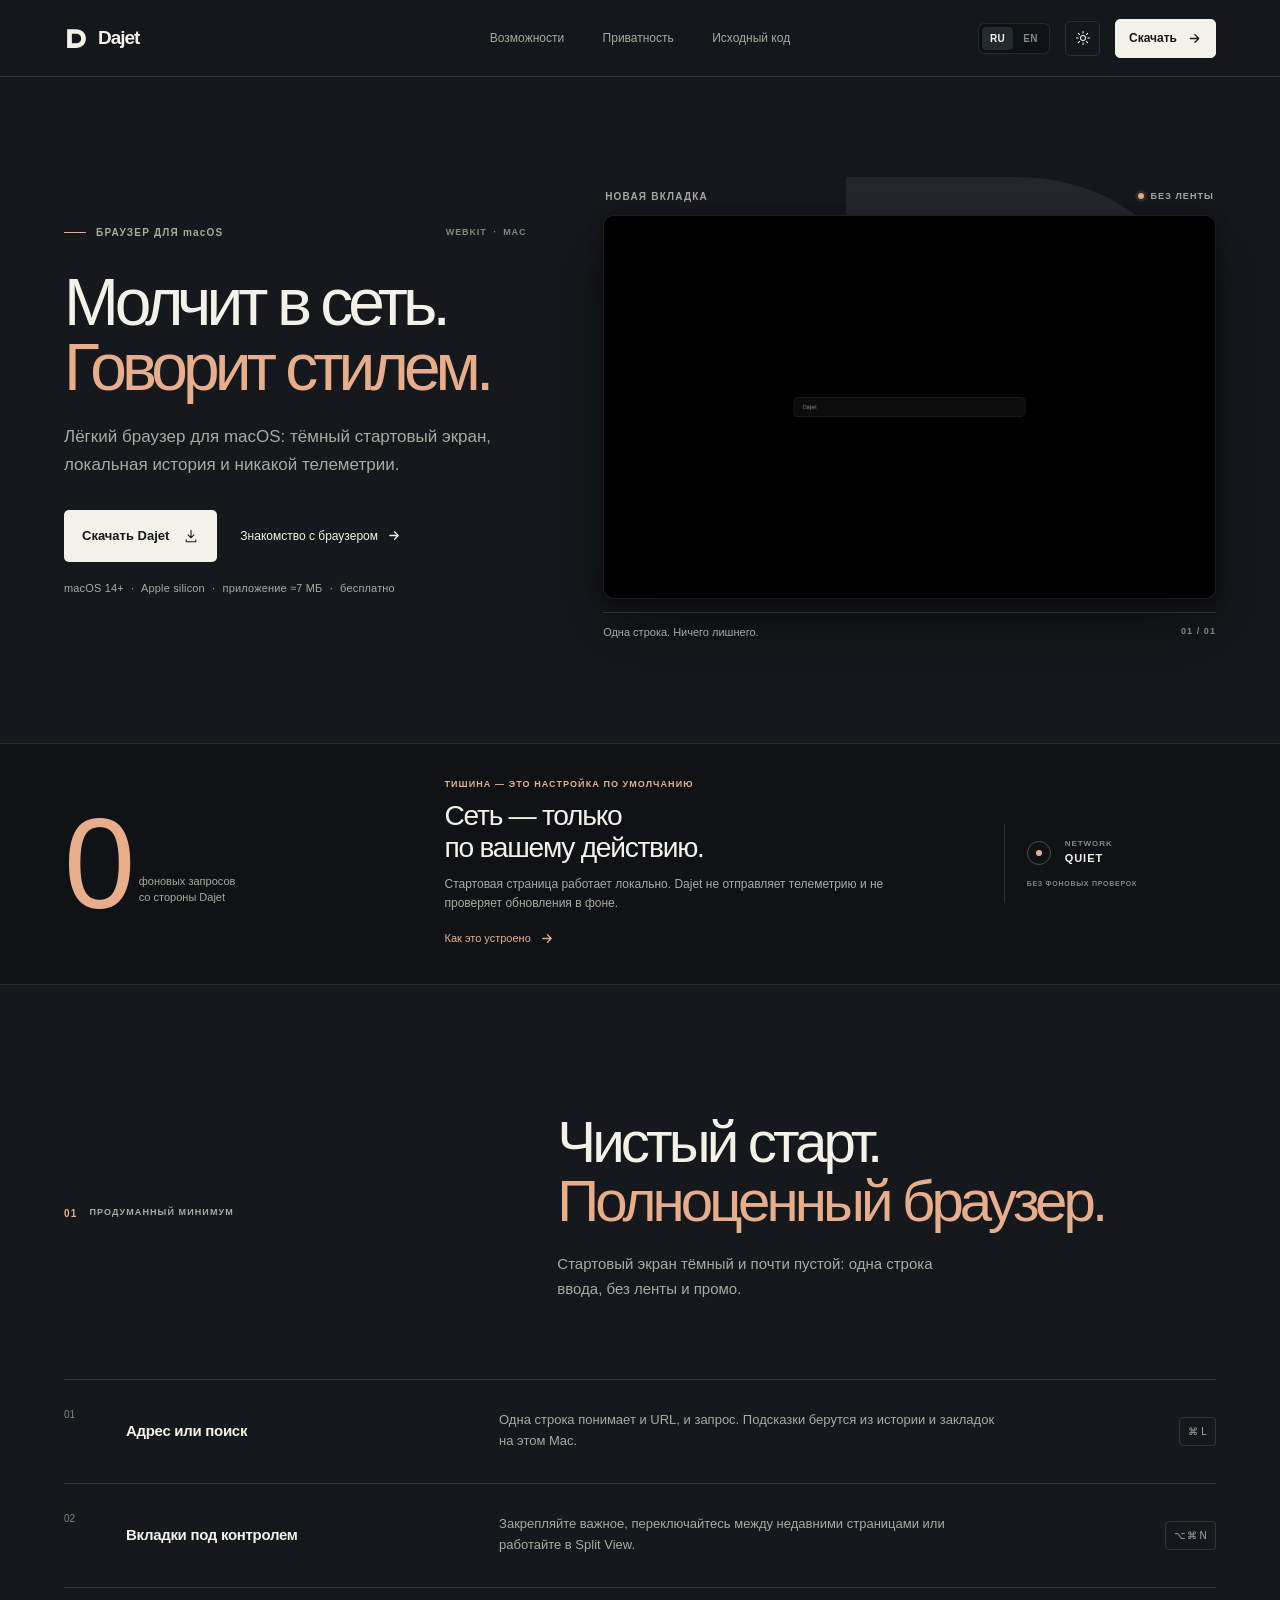
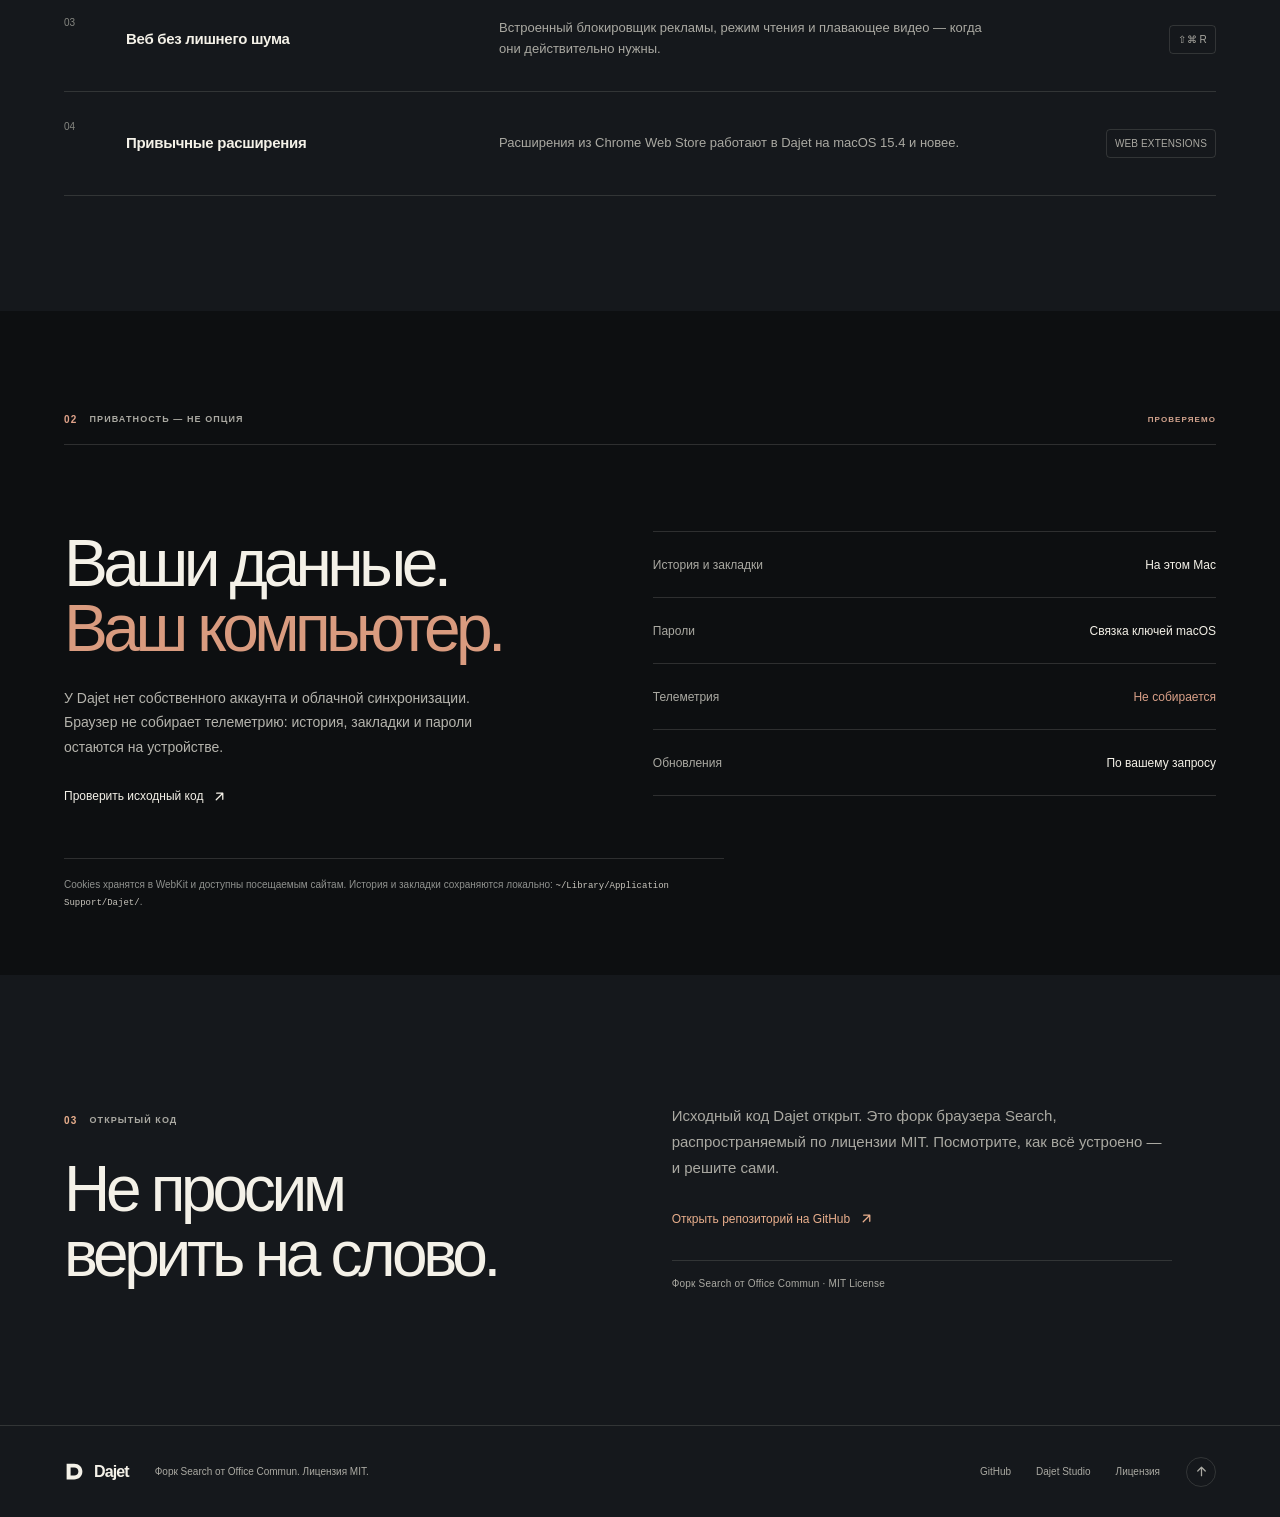
<file: docs/index.html>
<!doctype html>
<html lang="ru" data-locale="ru" data-theme="dark">
<head>
  <meta charset="utf-8">
  <meta name="viewport" content="width=device-width, initial-scale=1">
  <meta name="theme-color" content="#15181c">
  <meta name="description" content="Лёгкий браузер для macOS. Тёмный стартовый экран, локальная история и никакой телеметрии.">
  <meta name="color-scheme" content="dark light">

  <title>Dajet — браузер для тихого интернета</title>
  <link rel="canonical" href="https://bro.dajet.ru/">
  <link rel="icon" type="image/svg+xml" href="assets/mark.svg">
  <link rel="stylesheet" href="style.css">

  <meta property="og:type" content="website">
  <meta property="og:site_name" content="Dajet">
  <meta property="og:title" content="Dajet — браузер для тихого интернета">
  <meta property="og:description" content="Лёгкий браузер для macOS. Тёмный стартовый экран, локальная история и никакой телеметрии.">
  <meta property="og:url" content="https://bro.dajet.ru/">
  <meta property="og:locale" content="ru_RU">
  <meta property="og:locale:alternate" content="en_US">
  <meta property="og:image" content="https://bro.dajet.ru/assets/og-image.png">
  <meta property="og:image:alt" content="Dajet: тёмный браузерный экран, локальная история и минимальный интерфейс.">
  <meta property="og:image:width" content="1200">
  <meta property="og:image:height" content="630">

  <meta name="twitter:card" content="summary_large_image">
  <meta name="twitter:title" content="Dajet — браузер для тихого интернета">
  <meta name="twitter:description" content="Лёгкий браузер для macOS. Тёмный стартовый экран, локальная история и никакой телеметрии.">
  <meta name="twitter:image" content="https://bro.dajet.ru/assets/og-image.png">
</head>
<body>
  <a class="skip-link" href="#main">
    <span data-copy="ru">К содержимому</span>
    <span data-copy="en">Skip to content</span>
  </a>

  <header class="site-header">
    <nav class="navigation page-width" aria-label="Основная навигация">
      <a class="brand" href="#top" aria-label="Dajet — на главную">
        <svg class="brand-mark" viewBox="0 0 100 100" aria-hidden="true">
          <path fill="currentColor" fill-rule="evenodd" d="M12.5 12.5H48C71.2 12.5 87.5 27.4 87.5 50S71.2 87.5 48 87.5H12.5V12.5Zm19 18.5v38H48c11.9 0 20.5-6.4 20.5-19S59.9 31 48 31H31.5Z"/>
        </svg>
        <span class="brand-name">Dajet</span>
      </a>

      <div class="nav-links">
        <a href="#features"><span data-copy="ru">Возможности</span><span data-copy="en">Features</span></a>
        <a href="#privacy"><span data-copy="ru">Приватность</span><span data-copy="en">Privacy</span></a>
        <a href="#open-source"><span data-copy="ru">Исходный код</span><span data-copy="en">Open source</span></a>
      </div>

      <div class="nav-actions">
        <div class="locale-switch" data-locale-switch role="group" aria-label="Выбрать язык">
          <button type="button" data-locale-choice="ru" aria-pressed="true">RU</button>
          <button type="button" data-locale-choice="en" aria-pressed="false">EN</button>
        </div>
        <button class="theme-toggle" type="button" data-theme-toggle aria-label="Переключить на светлую тему" title="Переключить на светлую тему">
          <svg viewBox="0 0 20 20" aria-hidden="true">
            <g class="theme-sun"><circle cx="10" cy="10" r="3.1"/><path d="M10 1.8v2.1m0 12.2v2.1M1.8 10h2.1m12.2 0h2.1M4.2 4.2l1.5 1.5m8.6 8.6 1.5 1.5m0-11.6-1.5 1.5m-8.6 8.6-1.5 1.5"/></g>
            <path class="theme-moon" d="M16.8 12.4A7.2 7.2 0 0 1 7.6 3.2a7.3 7.3 0 1 0 9.2 9.2Z"/>
          </svg>
        </button>
        <a class="nav-download" href="https://github.com/bestdeejay-design/dajet-browser/releases/latest/download/Dajet.dmg">
          <span data-copy="ru">Скачать</span>
          <span data-copy="en">Download</span>
          <svg viewBox="0 0 16 16" aria-hidden="true"><path d="M3.5 8h9m-4-4 4 4-4 4"/></svg>
        </a>
      </div>
    </nav>
  </header>

  <main id="main">
    <section class="hero page-width" id="top" aria-labelledby="hero-title">
      <div class="hero-copy">
        <div class="eyebrow hero-eyebrow">
          <span class="eyebrow-rule" aria-hidden="true"></span>
          <span data-copy="ru">БРАУЗЕР ДЛЯ macOS</span>
          <span data-copy="en">A BROWSER FOR macOS</span>
          <span class="eyebrow-note">WEBKIT&nbsp; · &nbsp;MAC</span>
        </div>

        <h1 id="hero-title">
          <span data-copy="ru">Молчит в сеть.<br><em>Говорит стилем.</em></span>
          <span data-copy="en">Silence,<br><em>styled.</em></span>
        </h1>

        <p class="hero-description">
          <span data-copy="ru">Лёгкий браузер для macOS: тёмный стартовый экран, локальная история и никакой телеметрии.</span>
          <span data-copy="en">A lighter browser for macOS: a dark start page, local history, and no telemetry.</span>
        </p>

        <div class="hero-actions">
          <a class="button button-primary" href="https://github.com/bestdeejay-design/dajet-browser/releases/latest/download/Dajet.dmg">
            <span data-copy="ru">Скачать Dajet</span>
            <span data-copy="en">Download Dajet</span>
            <svg viewBox="0 0 20 20" aria-hidden="true"><path d="M10 2.75v9.5m0 0 3.6-3.6M10 12.25l-3.6-3.6M4 14.75v2.5h12v-2.5"/></svg>
          </a>
          <a class="text-link" href="#features">
            <span data-copy="ru">Знакомство с браузером</span>
            <span data-copy="en">Meet the browser</span>
            <svg viewBox="0 0 16 16" aria-hidden="true"><path d="M3 8h9m-4-4 4 4-4 4"/></svg>
          </a>
        </div>

        <p class="hero-meta">
          <span data-copy="ru">macOS 14+ <i aria-hidden="true">·</i> Apple silicon <i aria-hidden="true">·</i> приложение ≈7 МБ <i aria-hidden="true">·</i> бесплатно</span>
          <span data-copy="en">macOS 14+ <i aria-hidden="true">·</i> Apple silicon <i aria-hidden="true">·</i> app ~7 MB <i aria-hidden="true">·</i> free</span>
        </p>
      </div>

      <figure class="product-figure">
        <svg class="figure-mark" viewBox="0 0 100 100" aria-hidden="true">
          <path fill="currentColor" fill-rule="evenodd" d="M12.5 12.5H48C71.2 12.5 87.5 27.4 87.5 50S71.2 87.5 48 87.5H12.5V12.5Zm19 18.5v38H48c11.9 0 20.5-6.4 20.5-19S59.9 31 48 31H31.5Z"/>
        </svg>
        <div class="figure-heading">
          <span class="figure-label">
            <span data-copy="ru">НОВАЯ ВКЛАДКА</span>
            <span data-copy="en">A NEW TAB</span>
          </span>
          <span class="figure-status"><span class="status-dot" aria-hidden="true"></span><span data-copy="ru">БЕЗ ЛЕНТЫ</span><span data-copy="en">NO FEED</span></span>
        </div>
        <div class="screen-shell">
          <img
            class="start-screen"
            src="assets/start-screen.png"
            alt="Чёрный стартовый экран Dajet с одной строкой ввода в центре."
            width="1600"
            height="1000"
            fetchpriority="high"
          >
        </div>
        <figcaption class="figure-caption">
          <span data-copy="ru">Одна строка. Ничего лишнего.</span>
          <span data-copy="en">One line. Nothing in the way.</span>
          <span class="caption-index">01 / 01</span>
        </figcaption>
      </figure>
    </section>

    <section class="quiet-proof" aria-labelledby="proof-title">
      <div class="page-width proof-layout">
        <div class="proof-measure">
          <span class="proof-zero">0</span>
          <span class="proof-measure-label">
          <span data-copy="ru">фоновых запросов<br>со стороны Dajet</span>
          <span data-copy="en">background requests<br>by Dajet</span>
          </span>
        </div>
        <div class="proof-explanation">
          <p class="eyebrow"><span data-copy="ru">ТИШИНА — ЭТО НАСТРОЙКА ПО УМОЛЧАНИЮ</span><span data-copy="en">QUIET BY DEFAULT</span></p>
          <h2 id="proof-title">
            <span data-copy="ru">Сеть — только<br>по вашему действию.</span>
            <span data-copy="en">Online, only<br>when you ask.</span>
          </h2>
          <p>
            <span data-copy="ru">Стартовая страница работает локально. Dajet не отправляет телеметрию и не проверяет обновления в фоне.</span>
            <span data-copy="en">The start page is local. Dajet sends no telemetry and never checks for updates in the background.</span>
          </p>
          <a class="text-link proof-link" href="#privacy">
            <span data-copy="ru">Как это устроено</span>
            <span data-copy="en">How it works</span>
            <svg viewBox="0 0 16 16" aria-hidden="true"><path d="M3 8h9m-4-4 4 4-4 4"/></svg>
          </a>
        </div>
        <div class="proof-status" aria-hidden="true">
          <span class="status-ring"><span></span></span>
          <span class="proof-status-title">NETWORK</span>
          <span class="proof-status-value">QUIET</span>
          <span class="proof-status-foot"><span data-copy="ru">БЕЗ ФОНОВЫХ ПРОВЕРОК</span><span data-copy="en">NO BACKGROUND CHECKS</span></span>
        </div>
      </div>
    </section>

    <section class="features page-width" id="features" aria-labelledby="features-title">
      <div class="section-intro">
        <div class="section-index">
          <span class="eyebrow-number">01</span>
          <span data-copy="ru">ПРОДУМАННЫЙ МИНИМУМ</span>
          <span data-copy="en">THE THOUGHTFUL ESSENTIALS</span>
        </div>
        <div class="section-title-group">
          <h2 id="features-title">
            <span data-copy="ru">Чистый старт.<br><em>Полноценный браузер.</em></span>
            <span data-copy="en">A quieter start.<br><em>A full-featured browser.</em></span>
          </h2>
          <p>
            <span data-copy="ru">Стартовый экран тёмный и почти пустой: одна строка ввода, без ленты и промо.</span>
            <span data-copy="en">The start page is dark and deliberately sparse: one input line, no feed or promos.</span>
          </p>
        </div>
      </div>

      <div class="feature-list">
        <article class="feature-row">
          <span class="feature-number">01</span>
          <h3><span data-copy="ru">Адрес или поиск</span><span data-copy="en">Address or search</span></h3>
          <p>
            <span data-copy="ru">Одна строка понимает и URL, и запрос. Подсказки берутся из истории и закладок на этом Mac.</span>
            <span data-copy="en">One line handles URLs and searches. Suggestions come from history and bookmarks on this Mac.</span>
          </p>
          <span class="feature-mark" aria-hidden="true">⌘ L</span>
        </article>
        <article class="feature-row">
          <span class="feature-number">02</span>
          <h3><span data-copy="ru">Вкладки под контролем</span><span data-copy="en">Tabs, your way</span></h3>
          <p>
            <span data-copy="ru">Закрепляйте важное, переключайтесь между недавними страницами или работайте в Split View.</span>
            <span data-copy="en">Pin what matters, revisit recent pages, or put two sites side by side with Split View.</span>
          </p>
          <span class="feature-mark" aria-hidden="true">⌥⌘ N</span>
        </article>
        <article class="feature-row">
          <span class="feature-number">03</span>
          <h3><span data-copy="ru">Веб без лишнего шума</span><span data-copy="en">Less noise on the web</span></h3>
          <p>
            <span data-copy="ru">Встроенный блокировщик рекламы, режим чтения и плавающее видео — когда они действительно нужны.</span>
            <span data-copy="en">An ad blocker, Reader mode, and floating video — ready when you actually need them.</span>
          </p>
          <span class="feature-mark" aria-hidden="true">⇧⌘ R</span>
        </article>
        <article class="feature-row">
          <span class="feature-number">04</span>
          <h3><span data-copy="ru">Привычные расширения</span><span data-copy="en">Your familiar extensions</span></h3>
          <p>
            <span data-copy="ru">Расширения из Chrome Web Store работают в Dajet на macOS 15.4 и новее.</span>
            <span data-copy="en">Chrome Web Store extensions work in Dajet on macOS 15.4 and later.</span>
          </p>
          <span class="feature-mark" aria-hidden="true">WEB EXTENSIONS</span>
        </article>
      </div>
    </section>

    <section class="privacy-section" id="privacy" aria-labelledby="privacy-title">
      <div class="page-width privacy-inner">
        <div class="privacy-overline">
          <span class="eyebrow-number">02</span>
          <span data-copy="ru">ПРИВАТНОСТЬ — НЕ ОПЦИЯ</span>
          <span data-copy="en">PRIVACY ISN’T AN EXTRA</span>
          <span class="privacy-overline-note"><span data-copy="ru">ПРОВЕРЯЕМО</span><span data-copy="en">VERIFIABLE</span></span>
        </div>

        <div class="privacy-grid">
          <div class="privacy-copy">
            <h2 id="privacy-title">
              <span data-copy="ru">Ваши данные.<br><em>Ваш компьютер.</em></span>
              <span data-copy="en">Your data.<br><em>Your Mac.</em></span>
            </h2>
            <p>
              <span data-copy="ru">У Dajet нет собственного аккаунта и облачной синхронизации. Браузер не собирает телеметрию: история, закладки и пароли остаются на устройстве.</span>
              <span data-copy="en">Dajet has no account of its own and no cloud sync. It collects no telemetry: your history, bookmarks, and passwords stay on your device.</span>
            </p>
            <a class="privacy-source-link" href="https://github.com/bestdeejay-design/dajet-browser">
              <span data-copy="ru">Проверить исходный код</span>
              <span data-copy="en">Inspect the source</span>
              <svg viewBox="0 0 16 16" aria-hidden="true"><path d="M4.5 11.5 11.5 4.5M5 4.5h6.5V11"/></svg>
            </a>
          </div>

          <dl class="privacy-ledger">
            <div class="privacy-row">
              <dt><span data-copy="ru">История и закладки</span><span data-copy="en">History & bookmarks</span></dt>
              <dd><span data-copy="ru">На этом Mac</span><span data-copy="en">On this Mac</span></dd>
            </div>
            <div class="privacy-row">
              <dt><span data-copy="ru">Пароли</span><span data-copy="en">Passwords</span></dt>
              <dd><span data-copy="ru">Связка ключей macOS</span><span data-copy="en">macOS Keychain</span></dd>
            </div>
            <div class="privacy-row">
              <dt><span data-copy="ru">Телеметрия</span><span data-copy="en">Telemetry</span></dt>
              <dd class="value-no"><span data-copy="ru">Не собирается</span><span data-copy="en">Not collected</span></dd>
            </div>
            <div class="privacy-row">
              <dt><span data-copy="ru">Обновления</span><span data-copy="en">Updates</span></dt>
              <dd><span data-copy="ru">По вашему запросу</span><span data-copy="en">Only when requested</span></dd>
            </div>
          </dl>
        </div>

        <p class="privacy-footnote">
          <span data-copy="ru">Cookies хранятся в WebKit и доступны посещаемым сайтам. История и закладки сохраняются локально: <code>~/Library/Application Support/Dajet/</code>.</span>
          <span data-copy="en">Cookies live in WebKit and are available to the sites you visit. History and bookmarks are stored locally at <code>~/Library/Application Support/Dajet/</code>.</span>
        </p>
      </div>
    </section>

    <section class="open-source page-width" id="open-source" aria-labelledby="source-title">
      <div class="source-heading">
        <div class="section-index">
          <span class="eyebrow-number">03</span>
          <span data-copy="ru">ОТКРЫТЫЙ КОД</span>
          <span data-copy="en">OPEN SOURCE</span>
        </div>
        <h2 id="source-title">
          <span data-copy="ru">Не просим<br>верить на слово.</span>
          <span data-copy="en">No need<br>to take our word.</span>
        </h2>
      </div>
      <div class="source-copy">
        <p>
          <span data-copy="ru">Исходный код Dajet открыт. Это форк браузера Search, распространяемый по лицензии MIT. Посмотрите, как всё устроено — и решите сами.</span>
          <span data-copy="en">Dajet’s source is open. It’s a fork of Search, released under the MIT License. See how it works, then decide for yourself.</span>
        </p>
        <a class="source-link" href="https://github.com/bestdeejay-design/dajet-browser">
          <span data-copy="ru">Открыть репозиторий на GitHub</span>
          <span data-copy="en">Explore the code on GitHub</span>
          <svg viewBox="0 0 16 16" aria-hidden="true"><path d="M4.5 11.5 11.5 4.5M5 4.5h6.5V11"/></svg>
        </a>
        <p class="source-attribution">
          <span data-copy="ru">Форк Search от Office Commun · MIT License</span>
          <span data-copy="en">Fork of Search by Office Commun · MIT License</span>
        </p>
      </div>
    </section>
  </main>

  <footer class="site-footer">
    <div class="page-width footer-inner">
      <a class="brand footer-brand" href="#top" aria-label="Dajet — на главную">
        <svg class="brand-mark" viewBox="0 0 100 100" aria-hidden="true">
          <path fill="currentColor" fill-rule="evenodd" d="M12.5 12.5H48C71.2 12.5 87.5 27.4 87.5 50S71.2 87.5 48 87.5H12.5V12.5Zm19 18.5v38H48c11.9 0 20.5-6.4 20.5-19S59.9 31 48 31H31.5Z"/>
        </svg>
        <span class="brand-name">Dajet</span>
      </a>
      <p class="footer-legal">
        <span data-copy="ru">Форк Search от Office Commun. Лицензия MIT.</span>
        <span data-copy="en">A fork of Search by Office Commun. MIT License.</span>
      </p>
      <div class="footer-links">
        <a href="https://github.com/bestdeejay-design/dajet-browser">GitHub</a>
        <a href="https://dajet.ru">Dajet Studio</a>
        <a href="https://github.com/bestdeejay-design/dajet-browser/blob/main/LICENSE">
          <span data-copy="ru">Лицензия</span>
          <span data-copy="en">License</span>
        </a>
      </div>
      <a class="back-to-top" href="#top" aria-label="Наверх"><svg viewBox="0 0 16 16" aria-hidden="true"><path d="M8 12.5v-9m0 0-4 4m4-4 4 4"/></svg></a>
    </div>
  </footer>

  <script src="script.js" defer></script>
</body>
</html>
</file>
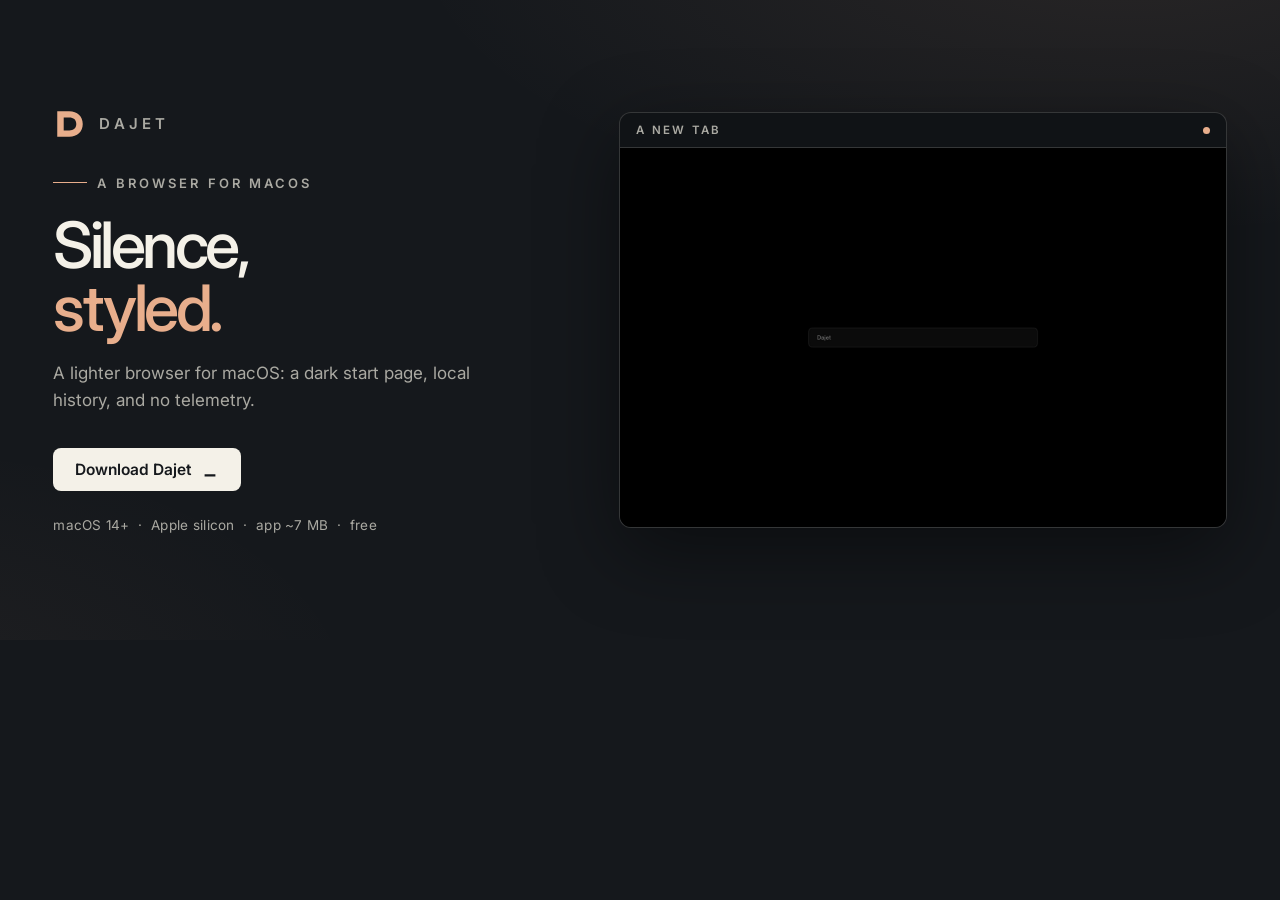
<file: social-preview/hero.html>
<!doctype html>
<html>
<head>
<meta charset="utf-8">
<link rel="preconnect" href="https://fonts.googleapis.com">
<link rel="stylesheet" href="https://fonts.googleapis.com/css2?family=Inter:wght@400;530;600&display=swap">
<style>
  :root {
    --paper: #15181c;
    --paper-deep: #101316;
    --ink: #f4f1e8;
    --muted: #aaa9a2;
    --accent: #e8ae8c;
    --line: rgba(244, 241, 232, 0.16);
  }
  * { margin: 0; padding: 0; box-sizing: border-box; }
  html, body { width: 1280px; height: 640px; overflow: hidden; }
  body {
    font-family: "Inter", -apple-system, "SF Pro Display", "Helvetica Neue", Arial, sans-serif;
    background: var(--paper);
    color: var(--ink);
    -webkit-font-smoothing: antialiased;
  }
  .hero {
    width: 100%;
    height: 100%;
    padding: 40pt;
    display: grid;
    grid-template-columns: minmax(0, 0.92fr) minmax(0, 1.08fr);
    align-items: center;
    gap: 48px;
    background:
      radial-gradient(1200px 500px at 88% -10%, rgba(232, 174, 140, 0.09), transparent 60%),
      radial-gradient(900px 480px at -10% 110%, rgba(232, 174, 140, 0.05), transparent 55%),
      var(--paper);
  }
  .mark {
    display: inline-flex;
    align-items: center;
    gap: 12px;
    color: var(--accent);
    margin-bottom: 34px;
  }
  .mark svg { width: 34px; height: 34px; }
  .mark span {
    font-size: 15px;
    font-weight: 600;
    letter-spacing: 0.28em;
    color: var(--muted);
    text-transform: uppercase;
  }
  .eyebrow {
    display: flex;
    align-items: center;
    gap: 10px;
    color: var(--muted);
    font-size: 13px;
    font-weight: 600;
    letter-spacing: 0.24em;
    text-transform: uppercase;
    margin-bottom: 22px;
  }
  .eyebrow-rule { width: 34px; height: 1px; background: var(--accent); }
  h1 {
    font-size: 64px;
    font-weight: 530;
    letter-spacing: -0.055em;
    line-height: 0.99;
    margin-bottom: 20px;
  }
  h1 em { color: var(--accent); font-style: normal; }
  .description {
    max-width: 440px;
    color: var(--muted);
    font-size: 17px;
    line-height: 1.6;
    margin-bottom: 34px;
  }
  .cta {
    display: inline-flex;
    align-items: center;
    gap: 10px;
    background: var(--ink);
    color: var(--paper);
    font-size: 15.5px;
    font-weight: 600;
    padding: 12px 22px;
    border-radius: 8px;
    text-decoration: none;
  }
  .cta svg { width: 18px; height: 18px; }
  .meta {
    margin-top: 26px;
    color: var(--muted);
    font-size: 13.5px;
    letter-spacing: 0.02em;
  }
  .figure { position: relative; }
  .figure-border {
    border: 1px solid var(--line);
    border-radius: 12px;
    overflow: hidden;
    background: var(--paper-deep);
    box-shadow: 0 24px 80px rgba(0, 0, 0, 0.45);
  }
  .figure-tab {
    display: flex;
    align-items: center;
    justify-content: space-between;
    padding: 10px 16px;
    border-bottom: 1px solid var(--line);
  }
  .figure-tab span {
    font-size: 11.5px;
    font-weight: 600;
    letter-spacing: 0.2em;
    text-transform: uppercase;
    color: var(--muted);
  }
  .dot { width: 7px; height: 7px; border-radius: 50%; background: var(--accent); }
  .figure img { display: block; width: 100%; height: auto; }
</style>
</head>
<body>
  <section class="hero">
    <div>
      <div class="mark">
        <svg viewBox="0 0 100 100" aria-hidden="true">
          <path fill="currentColor" fill-rule="evenodd" d="M12.5 12.5H48C71.2 12.5 87.5 27.4 87.5 50S71.2 87.5 48 87.5H12.5V12.5Zm19 18.5v38H48c11.9 0 20.5-6.4 20.5-19S59.9 31 48 31H31.5Z"/>
        </svg>
        <span>Dajet</span>
      </div>
      <div class="eyebrow">
        <span class="eyebrow-rule" aria-hidden="true"></span>
        <span>A browser for macOS</span>
      </div>
      <h1>Silence,<br><em>styled.</em></h1>
      <p class="description">A lighter browser for macOS: a dark start page, local history, and no telemetry.</p>
      <a class="cta" href="https://bro.dajet.ru/Dajet.dmg">
        Download Dajet
        <svg viewBox="0 0 20 20" aria-hidden="true"><path fill="currentColor" d="M10 2.75v9.5m0 0 3.6-3.6M10 12.25l-3.6-3.6M4 14.75v2.5h12v-2.5"/></svg>
      </a>
      <p class="meta">macOS 14+ &nbsp;·&nbsp; Apple silicon &nbsp;·&nbsp; app ~7 MB &nbsp;·&nbsp; free</p>
    </div>
    <figure class="figure">
      <div class="figure-border">
        <div class="figure-tab">
          <span>A new tab</span>
          <span class="dot" aria-hidden="true"></span>
        </div>
        <img src="../docs/assets/start-screen.png" alt="" width="1600" height="1000">
      </div>
    </figure>
  </section>
</body>
</html>
</file>
<file: docs/style.css>
/* Dajet — a quieter way through the web. */

:root {
  color-scheme: dark;
  --paper: #15181c;
  --paper-deep: #101316;
  --ink: #f4f1e8;
  --muted: #aaa9a2;
  --soft: #858680;
  --line: rgba(244, 241, 232, 0.13);
  --accent: #e8ae8c;
  --night: #0d0f11;
  --chalk: #f4f1e8;
  --night-muted: #aaa9a2;
  --night-line: rgba(244, 241, 232, 0.14);
  --wash: #24282c;
  --screen-border: rgba(244, 241, 232, 0.12);
  --screen-shadow: 0 28px 64px rgba(0, 0, 0, 0.42), 0 4px 13px rgba(0, 0, 0, 0.28);
  --nav-glass: rgba(21, 24, 28, 0.94);
  --control-bg: #101316;
  --control-active: #252a2f;
  --control-line: rgba(244, 241, 232, 0.1);
  --control-shadow: rgba(0, 0, 0, 0.25);
  --status-ring: rgba(232, 174, 140, 0.34);
  --status-wash: rgba(232, 174, 140, 0.11);
  --gutter: clamp(1.25rem, 5vw, 5rem);
  --page-max: 1280px;
  --radius: 8px;
}

html[data-theme="light"] {
  color-scheme: light;
  --paper: #f4f2ee;
  --paper-deep: #eceae4;
  --ink: #171a1e;
  --muted: #6b6c69;
  --soft: #6b6c69;
  --line: #dcdad3;
  --accent: #7a3b26;
  --wash: #e9e6df;
  --screen-border: rgba(27, 27, 25, 0.7);
  --screen-shadow: 0 28px 64px rgba(31, 30, 27, 0.19), 0 4px 13px rgba(31, 30, 27, 0.1);
  --nav-glass: rgba(244, 242, 238, 0.92);
  --control-bg: rgba(23, 26, 30, 0.035);
  --control-active: #f4f2ee;
  --control-line: rgba(23, 26, 30, 0.08);
  --control-shadow: rgba(23, 26, 30, 0.1);
  --status-ring: rgba(122, 59, 38, 0.34);
  --status-wash: rgba(122, 59, 38, 0.11);
}

*,
*::before,
*::after {
  box-sizing: border-box;
}

html {
  scroll-behavior: smooth;
  scroll-padding-top: 92px;
  -webkit-font-smoothing: antialiased;
  -moz-osx-font-smoothing: grayscale;
  text-rendering: optimizeLegibility;
}

body {
  min-width: 320px;
  margin: 0;
  background: var(--paper);
  color: var(--ink);
  font-family: -apple-system, BlinkMacSystemFont, "SF Pro Display", "Helvetica Neue", Arial, sans-serif;
  font-size: 16px;
  line-height: 1.5;
  transition: background-color 220ms ease, color 220ms ease;
}

button,
a {
  color: inherit;
  font: inherit;
}

a {
  text-decoration: none;
}

button {
  -webkit-tap-highlight-color: transparent;
}

svg {
  display: block;
}

.page-width {
  width: min(calc(100% - var(--gutter) * 2), var(--page-max));
  margin-inline: auto;
}

[data-copy="en"] {
  display: none;
}

html[data-locale="en"] [data-copy="ru"] {
  display: none;
}

html[data-locale="en"] [data-copy="en"] {
  display: inline;
}

.skip-link {
  position: fixed;
  z-index: 1000;
  top: 12px;
  left: 12px;
  padding: 10px 14px;
  transform: translateY(-160%);
  border-radius: 5px;
  background: var(--ink);
  color: var(--paper);
  font-size: 14px;
}

.skip-link:focus {
  transform: translateY(0);
}

:focus-visible {
  outline: 2px solid var(--accent);
  outline-offset: 4px;
}

/* Header */
.site-header {
  position: sticky;
  z-index: 50;
  top: 0;
  border-bottom: 1px solid var(--line);
  background: var(--nav-glass);
  -webkit-backdrop-filter: blur(18px);
  backdrop-filter: blur(18px);
}

.navigation {
  display: grid;
  grid-template-columns: 1fr auto 1fr;
  align-items: center;
  gap: 24px;
  height: 76px;
}

.brand {
  display: inline-flex;
  width: fit-content;
  align-items: center;
  gap: 9px;
  color: var(--ink);
}

.brand-mark {
  width: 25px;
  height: 25px;
  flex: none;
}

.brand-name {
  font-size: 19px;
  font-weight: 620;
  letter-spacing: -0.055em;
}

.nav-links {
  display: flex;
  align-items: center;
  gap: clamp(20px, 3vw, 42px);
}

.nav-links a {
  color: var(--muted);
  font-size: 12px;
  font-weight: 480;
  transition: color 180ms ease;
}

.nav-links a:hover,
.footer-links a:hover {
  color: var(--accent);
}

.nav-actions {
  display: flex;
  align-items: center;
  justify-self: end;
  gap: 15px;
}

.theme-toggle {
  display: grid;
  width: 35px;
  height: 35px;
  flex: none;
  place-items: center;
  padding: 0;
  border: 1px solid var(--control-line);
  border-radius: 5px;
  background: transparent;
  color: var(--ink);
  cursor: pointer;
  transition: border-color 180ms ease, background-color 180ms ease, color 180ms ease;
}

.theme-toggle:hover {
  border-color: var(--accent);
  background: var(--control-bg);
  color: var(--accent);
}

.theme-toggle svg {
  width: 16px;
  height: 16px;
  fill: none;
  stroke: currentColor;
  stroke-linecap: round;
  stroke-linejoin: round;
  stroke-width: 1.3;
}

html[data-theme="dark"] .theme-moon,
html[data-theme="light"] .theme-sun {
  display: none;
}

.locale-switch {
  display: flex;
  align-items: center;
  gap: 2px;
  padding: 3px;
  border: 1px solid var(--control-line);
  border-radius: 6px;
  background: var(--control-bg);
}

.locale-switch button {
  min-width: 31px;
  padding: 4px 6px;
  border: 0;
  border-radius: 4px;
  background: transparent;
  color: var(--soft);
  cursor: pointer;
  font-size: 10px;
  font-weight: 650;
  letter-spacing: 0.04em;
  transition: background-color 160ms ease, color 160ms ease;
}

.locale-switch button[aria-pressed="true"] {
  background: var(--control-active);
  color: var(--ink);
  box-shadow: 0 1px 3px var(--control-shadow);
}

.nav-download {
  display: inline-flex;
  min-height: 39px;
  align-items: center;
  justify-content: center;
  gap: 10px;
  padding: 0 13px;
  border: 1px solid var(--ink);
  border-radius: 5px;
  background: var(--ink);
  color: var(--paper);
  font-size: 12px;
  font-weight: 550;
  transition: background-color 180ms ease, color 180ms ease, transform 180ms ease;
}

.nav-download svg,
.button svg,
.text-link svg,
.privacy-source-link svg,
.source-link svg,
.back-to-top svg {
  width: 15px;
  height: 15px;
  fill: none;
  stroke: currentColor;
  stroke-linecap: round;
  stroke-linejoin: round;
  stroke-width: 1.35;
}

.nav-download:hover {
  transform: translateY(-1px);
  background: transparent;
  color: var(--ink);
}

/* Hero */
.hero {
  display: grid;
  grid-template-columns: minmax(0, 0.86fr) minmax(0, 1.14fr);
  align-items: center;
  gap: clamp(3rem, 6vw, 6.8rem);
  padding-block: clamp(5rem, 8.2vw, 7.6rem) clamp(4.8rem, 8vw, 7rem);
}

.hero-copy {
  position: relative;
  z-index: 1;
  max-width: 570px;
}

.eyebrow,
.eyebrow-number,
.section-index,
.figure-label,
.figure-status,
.caption-index,
.privacy-overline,
.proof-status-title,
.proof-status-foot {
  font-size: 10px;
  font-weight: 560;
  letter-spacing: 0.12em;
  line-height: 1.3;
}

.hero-eyebrow {
  display: flex;
  align-items: center;
  gap: 10px;
  color: var(--muted);
}

.eyebrow-rule {
  width: 22px;
  height: 1px;
  background: var(--accent);
}

.eyebrow-note {
  margin-left: auto;
  color: var(--soft);
  font-size: 9px;
  letter-spacing: 0.095em;
  white-space: nowrap;
}

.hero h1 {
  margin: 31px 0 22px;
  font-size: clamp(3.45rem, 5.15vw, 4.65rem);
  font-weight: 530;
  letter-spacing: -0.075em;
  line-height: 0.99;
}

.hero h1 em,
.section-title-group h2 em,
.privacy-copy h2 em {
  color: var(--accent);
  font-style: normal;
  font-weight: inherit;
}

.hero-description {
  max-width: 430px;
  margin: 0;
  color: var(--muted);
  font-size: 17px;
  line-height: 1.65;
}

.hero-actions {
  display: flex;
  flex-wrap: wrap;
  align-items: center;
  gap: 23px;
  margin-top: 31px;
}

.button {
  display: inline-flex;
  min-height: 52px;
  align-items: center;
  justify-content: center;
  gap: 14px;
  padding: 0 17px;
  border: 1px solid transparent;
  border-radius: 5px;
  font-size: 13px;
  font-weight: 550;
  transition: background-color 180ms ease, color 180ms ease, box-shadow 180ms ease, transform 180ms ease;
}

.button-primary {
  background: var(--ink);
  color: var(--paper);
}

.button-primary svg {
  width: 16px;
  height: 16px;
}

.button-primary:hover {
  transform: translateY(-2px);
  background: var(--accent);
  box-shadow: 0 7px 20px rgba(122, 59, 38, 0.16);
}

.text-link {
  display: inline-flex;
  align-items: center;
  gap: 9px;
  color: var(--ink);
  font-size: 12px;
  font-weight: 540;
}

.text-link svg,
.privacy-source-link svg,
.source-link svg {
  transition: transform 180ms ease;
}

.text-link:hover svg,
.privacy-source-link:hover svg,
.source-link:hover svg {
  transform: translateX(3px);
}

.hero-meta {
  margin: 18px 0 0;
  color: var(--muted);
  font-size: 11px;
  letter-spacing: 0.015em;
}

.hero-meta i {
  margin-inline: 4px;
  color: #b2afa7;
  font-style: normal;
}

.product-figure {
  position: relative;
  min-width: 0;
  margin: 0;
  padding-top: 8px;
}

.figure-mark {
  position: absolute;
  z-index: 0;
  top: -14%;
  right: -7%;
  width: min(77%, 480px);
  height: auto;
  color: var(--wash);
  pointer-events: none;
}

.figure-heading,
.figure-caption {
  position: relative;
  z-index: 1;
  display: flex;
  align-items: center;
  justify-content: space-between;
}

.figure-heading {
  margin: 0 2px 12px;
  color: var(--muted);
}

.figure-status {
  display: inline-flex;
  align-items: center;
  gap: 7px;
  color: var(--muted);
  font-size: 9px;
}

.status-dot {
  width: 6px;
  height: 6px;
  border-radius: 50%;
  background: var(--accent);
  box-shadow: 0 0 0 3px var(--status-wash);
}

.screen-shell {
  position: relative;
  z-index: 1;
  overflow: hidden;
  border: 1px solid var(--screen-border);
  border-radius: 11px;
  background: #000;
  box-shadow: var(--screen-shadow);
}

.start-screen {
  display: block;
  width: 100%;
  height: auto;
  aspect-ratio: 8 / 5;
  object-fit: cover;
  filter: brightness(1.12);
}

.figure-caption {
  gap: 12px;
  margin-top: 13px;
  padding-top: 11px;
  border-top: 1px solid var(--line);
  color: var(--muted);
  font-size: 11px;
}

.caption-index {
  color: var(--soft);
  font-size: 9px;
  white-space: nowrap;
}

/* A proof point, not a row of marketing claims. */
.quiet-proof {
  border-block: 1px solid var(--line);
  background: var(--paper-deep);
}

.proof-layout {
  display: grid;
  grid-template-columns: minmax(220px, 0.92fr) minmax(360px, 1.45fr) minmax(155px, 0.63fr);
  align-items: center;
  gap: clamp(2rem, 5.5vw, 6rem);
  min-height: 230px;
  padding-block: 35px;
}

.proof-measure {
  display: flex;
  align-items: flex-end;
  gap: 17px;
}

.proof-zero {
  color: var(--accent);
  font-size: clamp(6.5rem, 10vw, 9rem);
  font-weight: 390;
  letter-spacing: -0.105em;
  line-height: 0.72;
}

.proof-measure-label {
  padding-bottom: 4px;
  color: var(--muted);
  font-size: 11px;
  line-height: 1.45;
}

.proof-explanation .eyebrow {
  margin: 0 0 10px;
  color: var(--accent);
  font-size: 9px;
}

.proof-explanation h2 {
  margin: 0;
  font-size: clamp(1.45rem, 2.2vw, 1.9rem);
  font-weight: 520;
  letter-spacing: -0.045em;
  line-height: 1.13;
}

.proof-explanation > p:not(.eyebrow) {
  max-width: 480px;
  margin: 11px 0 12px;
  color: var(--muted);
  font-size: 12px;
  line-height: 1.6;
}

.proof-link {
  color: var(--accent);
  font-size: 11px;
}

.proof-status {
  display: grid;
  grid-template-columns: 28px 1fr;
  align-items: center;
  justify-self: end;
  column-gap: 10px;
  width: 100%;
  padding: 15px 0 15px 22px;
  border-left: 1px solid var(--line);
}

.status-ring {
  display: grid;
  width: 24px;
  height: 24px;
  grid-row: span 2;
  place-items: center;
  border: 1px solid var(--status-ring);
  border-radius: 50%;
}

.status-ring span {
  width: 6px;
  height: 6px;
  border-radius: 50%;
  background: var(--accent);
}

.proof-status-title {
  color: var(--soft);
  font-size: 8px;
}

.proof-status-value {
  color: var(--ink);
  font-size: 11px;
  font-weight: 630;
  letter-spacing: 0.09em;
}

.proof-status-foot {
  grid-column: 1 / -1;
  margin-top: 13px;
  color: var(--soft);
  font-size: 7px;
  letter-spacing: 0.105em;
}

/* Features */
.features {
  padding-block: clamp(5.5rem, 10vw, 9rem) clamp(5.75rem, 9vw, 8rem);
}

.section-intro {
  display: grid;
  grid-template-columns: minmax(175px, 0.76fr) minmax(0, 1.24fr);
  gap: clamp(2.5rem, 7vw, 7rem);
  margin-bottom: clamp(3rem, 6vw, 5rem);
}

.section-index {
  display: flex;
  align-items: center;
  gap: 12px;
  padding-top: 11px;
  color: var(--muted);
  font-size: 9px;
}

.eyebrow-number {
  color: var(--accent);
  font-variant-numeric: tabular-nums;
  font-size: 10px;
}

.section-title-group h2,
.source-heading h2 {
  margin: 0;
  font-size: clamp(2.65rem, 4.55vw, 4.45rem);
  font-weight: 500;
  letter-spacing: -0.067em;
  line-height: 1.01;
}

.section-title-group p {
  max-width: 400px;
  margin: 20px 0 0;
  color: var(--muted);
  font-size: 15px;
  line-height: 1.7;
}

.feature-list {
  border-top: 1px solid var(--line);
}

.feature-row {
  display: grid;
  grid-template-columns: 42px minmax(185px, 0.72fr) minmax(260px, 1.25fr) 84px;
  align-items: center;
  gap: 20px;
  min-height: 104px;
  padding-block: 22px;
  border-bottom: 1px solid var(--line);
}

.feature-number {
  align-self: start;
  padding-top: 5px;
  color: var(--soft);
  font-size: 10px;
  font-variant-numeric: tabular-nums;
}

.feature-row h3 {
  margin: 0;
  font-size: 15px;
  font-weight: 560;
  letter-spacing: -0.02em;
}

.feature-row p {
  max-width: 500px;
  margin: 0;
  color: var(--muted);
  font-size: 13px;
  line-height: 1.6;
}

.feature-mark {
  justify-self: end;
  padding: 6px 8px;
  border: 1px solid var(--line);
  border-radius: 4px;
  color: var(--muted);
  font-size: 10px;
  letter-spacing: 0.015em;
  white-space: nowrap;
}

/* Privacy — the visual counterpoint to the warm, quiet canvas. */
.privacy-section {
  overflow: hidden;
  background: var(--night);
  color: var(--chalk);
}

.privacy-inner {
  padding-block: clamp(4.5rem, 8vw, 7rem) clamp(3rem, 5vw, 4.25rem);
}

.privacy-overline {
  display: flex;
  align-items: center;
  gap: 12px;
  padding-bottom: 18px;
  border-bottom: 1px solid var(--night-line);
  color: var(--night-muted);
  font-size: 9px;
}

.privacy-overline .eyebrow-number {
  color: #e0a38a;
}

.privacy-overline-note {
  margin-left: auto;
  color: #d4a58f;
  font-size: 8px;
}

.privacy-grid {
  display: grid;
  grid-template-columns: minmax(0, 0.9fr) minmax(0, 1.1fr);
  gap: clamp(3.5rem, 10vw, 10rem);
  align-items: start;
  padding-block: clamp(3.5rem, 6.7vw, 6rem) clamp(2.5rem, 4vw, 3.5rem);
}

.privacy-copy h2 {
  margin: 0;
  font-size: clamp(2.9rem, 5.15vw, 5rem);
  font-weight: 470;
  letter-spacing: -0.07em;
  line-height: 0.99;
}

.privacy-copy h2 em {
  color: #d99b7f;
}

.privacy-copy > p {
  max-width: 450px;
  margin: 24px 0 24px;
  color: #b5b4ad;
  font-size: 14px;
  line-height: 1.75;
}

.privacy-source-link,
.source-link {
  display: inline-flex;
  align-items: center;
  gap: 9px;
  color: var(--chalk);
  font-size: 12px;
  font-weight: 540;
}

.privacy-source-link:hover,
.source-link:hover {
  color: #e7b69f;
}

.privacy-ledger {
  margin: 0;
  border-top: 1px solid var(--night-line);
}

.privacy-row {
  display: flex;
  min-height: 66px;
  align-items: center;
  justify-content: space-between;
  gap: 18px;
  border-bottom: 1px solid var(--night-line);
}

.privacy-row dt,
.privacy-row dd {
  margin: 0;
  font-size: 12px;
}

.privacy-row dt {
  color: var(--night-muted);
}

.privacy-row dd {
  color: var(--chalk);
  font-weight: 510;
  text-align: right;
}

.privacy-row .value-no {
  color: #d9a088;
}

.privacy-footnote {
  max-width: 660px;
  margin: 0;
  padding-top: 18px;
  border-top: 1px solid var(--night-line);
  color: #8f918e;
  font-size: 10px;
  line-height: 1.65;
}

.privacy-footnote code {
  color: #c7c4bc;
  font-family: ui-monospace, "SFMono-Regular", Menlo, monospace;
  font-size: 0.9em;
  overflow-wrap: anywhere;
}

/* Open source and closing details */
.open-source {
  display: grid;
  grid-template-columns: minmax(0, 0.95fr) minmax(0, 1.05fr);
  gap: clamp(3rem, 9vw, 9rem);
  padding-block: clamp(5.5rem, 10vw, 9rem);
}

.source-heading .section-index {
  margin-bottom: 30px;
}

.source-heading h2 {
  font-size: clamp(2.9rem, 5vw, 4.9rem);
}

.source-copy {
  align-self: end;
  max-width: 500px;
  padding-bottom: 6px;
}

.source-copy > p:first-child {
  margin: 0 0 24px;
  color: var(--muted);
  font-size: 15px;
  line-height: 1.75;
}

.source-link {
  color: var(--accent);
}

.source-attribution {
  margin: 30px 0 0;
  padding-top: 15px;
  border-top: 1px solid var(--line);
  color: var(--muted);
  font-size: 10px;
  letter-spacing: 0.02em;
}

.site-footer {
  border-top: 1px solid var(--line);
}

.footer-inner {
  display: grid;
  grid-template-columns: auto minmax(180px, 1fr) auto auto;
  align-items: center;
  gap: 26px;
  min-height: 92px;
}

.footer-brand .brand-mark {
  width: 21px;
  height: 21px;
}

.footer-brand .brand-name {
  font-size: 16px;
}

.footer-legal {
  margin: 0;
  color: var(--muted);
  font-size: 10px;
}

.footer-links {
  display: flex;
  align-items: center;
  gap: clamp(13px, 2vw, 25px);
}

.footer-links a {
  color: var(--muted);
  font-size: 10px;
  transition: color 180ms ease;
}

.back-to-top {
  display: grid;
  width: 30px;
  height: 30px;
  place-items: center;
  border: 1px solid var(--line);
  border-radius: 50%;
  color: var(--muted);
  transition: border-color 180ms ease, color 180ms ease, transform 180ms ease;
}

.back-to-top:hover {
  transform: translateY(-2px);
  border-color: var(--accent);
  color: var(--accent);
}

/* Tablet and compact laptop widths: keep the headline clear of the product preview. */
@media (max-width: 1100px) {
  .hero {
    grid-template-columns: minmax(0, 1fr) minmax(0, 1fr);
    gap: clamp(2rem, 3.5vw, 2.75rem);
  }

  .hero h1 {
    font-size: clamp(3rem, 5.1vw, 4rem);
  }
}

/* Tablet */
@media (max-width: 980px) {
  :root {
    --gutter: clamp(1.4rem, 5vw, 3rem);
  }

  .navigation {
    grid-template-columns: auto 1fr auto;
  }

  .nav-links {
    justify-self: center;
    gap: 20px;
  }

  .proof-layout {
    grid-template-columns: minmax(200px, 0.9fr) minmax(320px, 1.5fr);
    gap: 35px;
  }

  .proof-status {
    display: none;
  }

  .feature-row {
    grid-template-columns: 35px minmax(170px, 0.76fr) minmax(230px, 1.24fr) 76px;
    gap: 15px;
  }

  .privacy-grid {
    gap: 4rem;
  }
}

/* Narrow screens and portrait tablets */
@media (max-width: 860px) {
  html {
    scroll-padding-top: 74px;
  }

  .navigation {
    height: 68px;
    gap: 12px;
  }

  .nav-links {
    display: none;
  }

  .nav-actions {
    gap: 9px;
  }

  .nav-download {
    min-height: 36px;
    gap: 6px;
    padding-inline: 10px;
    font-size: 11px;
  }

  .nav-download svg {
    width: 13px;
    height: 13px;
  }

  .hero {
    grid-template-columns: minmax(0, 1fr);
    gap: 47px;
    padding-block: 62px 54px;
  }

  .hero-copy {
    max-width: 590px;
  }

  .hero h1 {
    margin-top: 27px;
    font-size: clamp(2.55rem, 8.7vw, 4.25rem);
    letter-spacing: -0.085em;
  }

  .hero-description {
    max-width: 480px;
    font-size: 16px;
  }

  .product-figure {
    width: 100%;
  }

  .figure-mark {
    top: -13%;
    right: -7%;
    width: 63%;
  }

  .proof-layout {
    grid-template-columns: 1fr auto;
    gap: 28px 18px;
    padding-block: 34px;
  }

  .proof-measure {
    grid-column: 1;
    grid-row: 1;
  }

  .proof-zero {
    font-size: 6.5rem;
  }

  .proof-status {
    display: grid;
    grid-column: 2;
    grid-row: 1;
    width: auto;
    padding: 8px 0 8px 17px;
  }

  .proof-status-foot {
    display: none;
  }

  .proof-explanation {
    grid-column: 1 / -1;
    grid-row: 2;
  }

  .proof-explanation h2 {
    font-size: 1.7rem;
  }

  .proof-explanation > p:not(.eyebrow) {
    max-width: 540px;
    font-size: 13px;
  }

  .features {
    padding-block: 76px 78px;
  }

  .section-intro {
    grid-template-columns: minmax(0, 1fr);
    gap: 19px;
    margin-bottom: 39px;
  }

  .section-index {
    padding-top: 0;
  }

  .section-title-group h2 {
    font-size: clamp(2.7rem, 8.3vw, 4rem);
  }

  .section-title-group p {
    margin-top: 15px;
    font-size: 14px;
  }

  .feature-row {
    grid-template-columns: 28px minmax(0, 1fr);
    align-items: start;
    gap: 8px 10px;
    padding-block: 20px;
  }

  .feature-number {
    grid-column: 1;
    grid-row: 1;
  }

  .feature-row h3 {
    grid-column: 2;
    grid-row: 1;
    padding-right: 4px;
    font-size: 14px;
  }

  .feature-row p {
    grid-column: 2;
    grid-row: 2;
    font-size: 12px;
  }

  .feature-mark {
    grid-column: 2;
    grid-row: 3;
    justify-self: start;
    margin-top: 3px;
    font-size: 9px;
  }

  .privacy-inner {
    padding-block: 59px 38px;
  }

  .privacy-grid {
    grid-template-columns: minmax(0, 1fr);
    gap: 42px;
    padding-block: 43px 34px;
  }

  .privacy-copy h2 {
    font-size: clamp(3rem, 9vw, 4.5rem);
  }

  .privacy-copy > p {
    margin-block: 18px 20px;
    font-size: 13px;
  }

  .privacy-row {
    min-height: 59px;
  }

  .privacy-row dt,
  .privacy-row dd {
    font-size: 11px;
  }

  .privacy-footnote {
    font-size: 9px;
  }

  .open-source {
    grid-template-columns: minmax(0, 1fr);
    gap: 30px;
    padding-block: 75px;
  }

  .source-heading .section-index {
    margin-bottom: 22px;
  }

  .source-heading h2 {
    font-size: clamp(3rem, 9vw, 4.4rem);
  }

  .source-copy > p:first-child {
    font-size: 14px;
  }

  .footer-inner {
    grid-template-columns: auto 1fr auto;
    gap: 16px 20px;
    padding-block: 22px;
  }

  .footer-legal {
    grid-column: 1 / -1;
    grid-row: 2;
    font-size: 9px;
  }

  .footer-links {
    grid-column: 1 / 3;
    grid-row: 3;
    gap: 17px;
  }

  .footer-links a {
    font-size: 9px;
  }

  .back-to-top {
    grid-column: 3;
    grid-row: 3;
    justify-self: end;
  }
}

@media (max-width: 390px) {
  :root {
    --gutter: 1.15rem;
  }

  .brand-mark {
    width: 22px;
    height: 22px;
  }

  .brand-name {
    font-size: 17px;
  }

  .nav-actions {
    gap: 4px;
  }

  .theme-toggle {
    width: 32px;
    height: 32px;
  }

  .nav-download svg {
    display: none;
  }

  .locale-switch {
    padding: 2px;
  }

  .locale-switch button {
    min-width: 27px;
    padding-inline: 4px;
  }

  .nav-download {
    padding-inline: 8px;
  }

  .hero h1 {
    font-size: clamp(2.3rem, 10.8vw, 3.05rem);
  }

  .hero-actions {
    gap: 15px;
  }

  .button {
    min-height: 48px;
    gap: 10px;
    padding-inline: 12px;
    font-size: 12px;
  }

  .hero-actions .text-link {
    font-size: 11px;
  }

  .proof-layout {
    grid-template-columns: 1fr;
  }

  .proof-status {
    display: none;
  }

  .proof-explanation {
    grid-column: 1;
  }

  .privacy-overline,
  .section-index {
    gap: 8px;
    font-size: 8px;
  }

  .privacy-overline-note {
    font-size: 7px;
  }

  .footer-links {
    gap: 12px;
  }
}

@media (prefers-reduced-motion: reduce) {
  *,
  *::before,
  *::after {
    scroll-behavior: auto !important;
    transition-duration: 0.01ms !important;
    animation-duration: 0.01ms !important;
    animation-iteration-count: 1 !important;
  }
}
</file>
